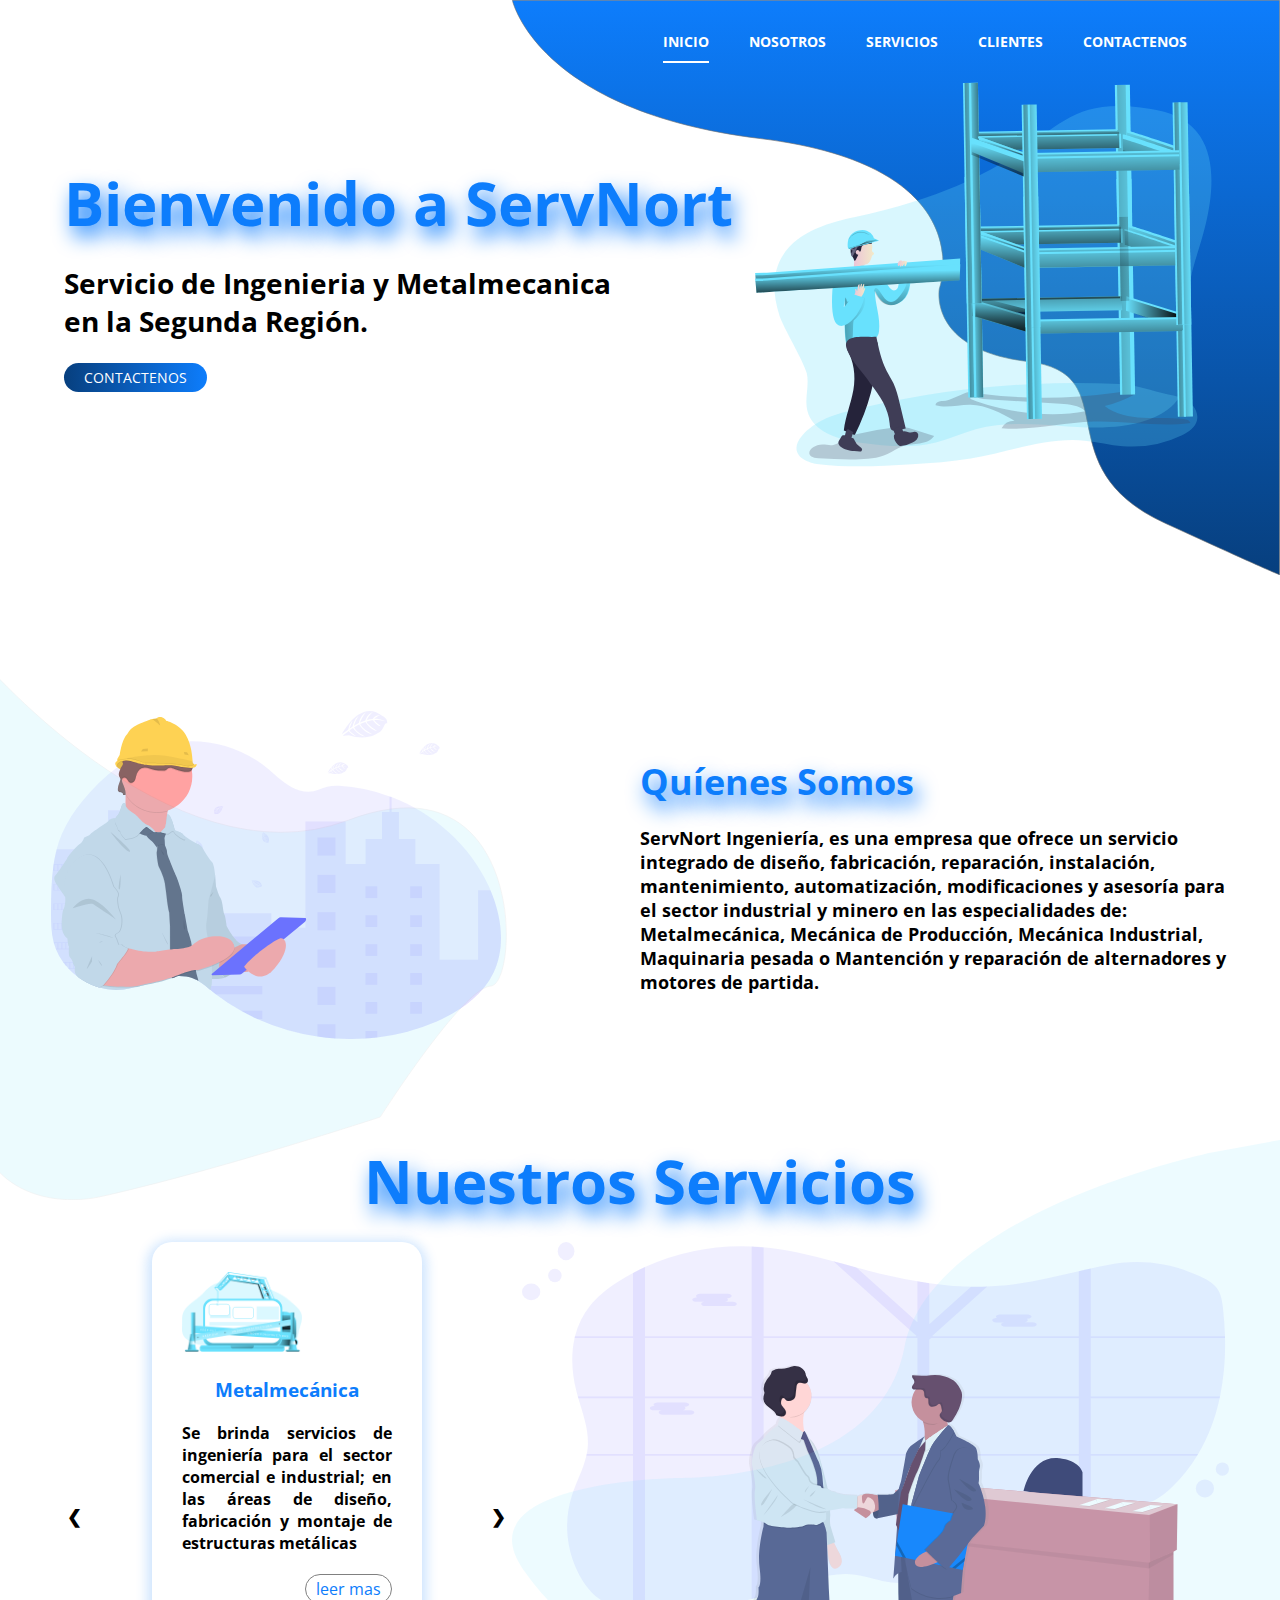
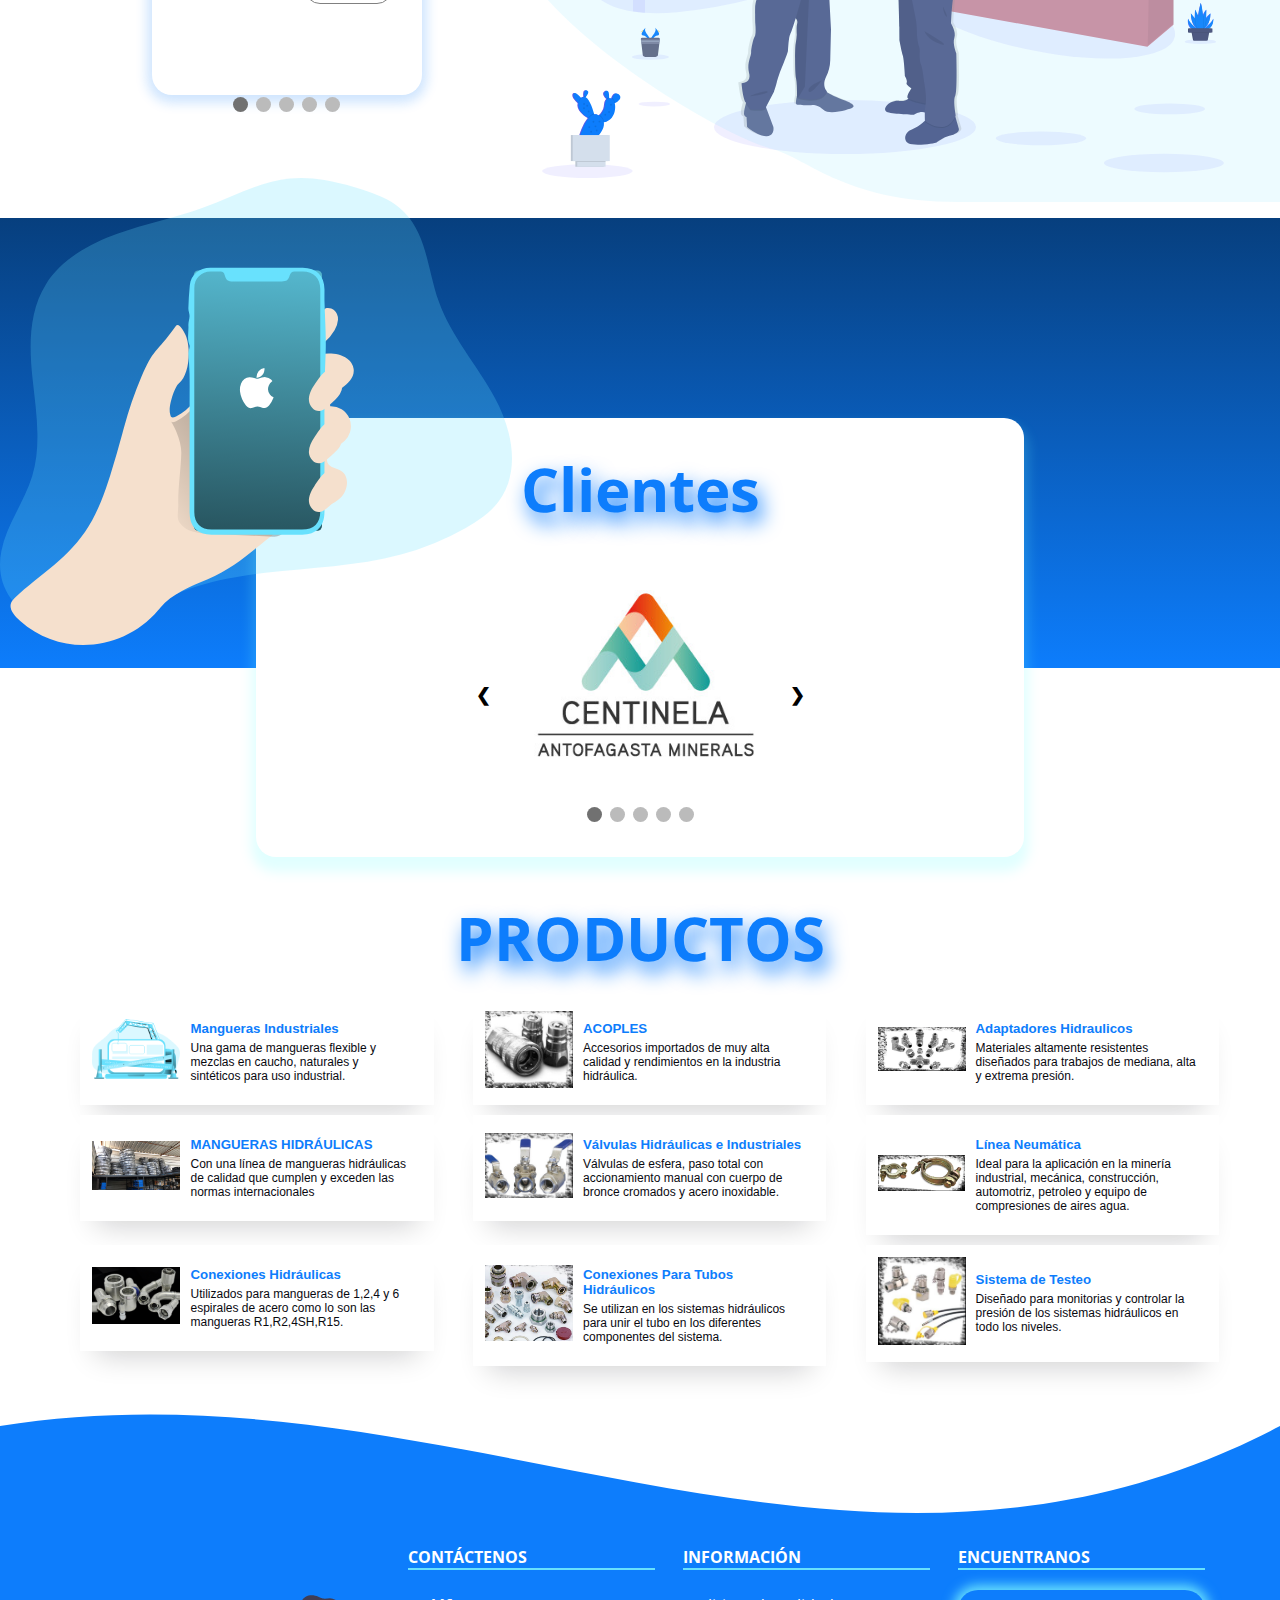
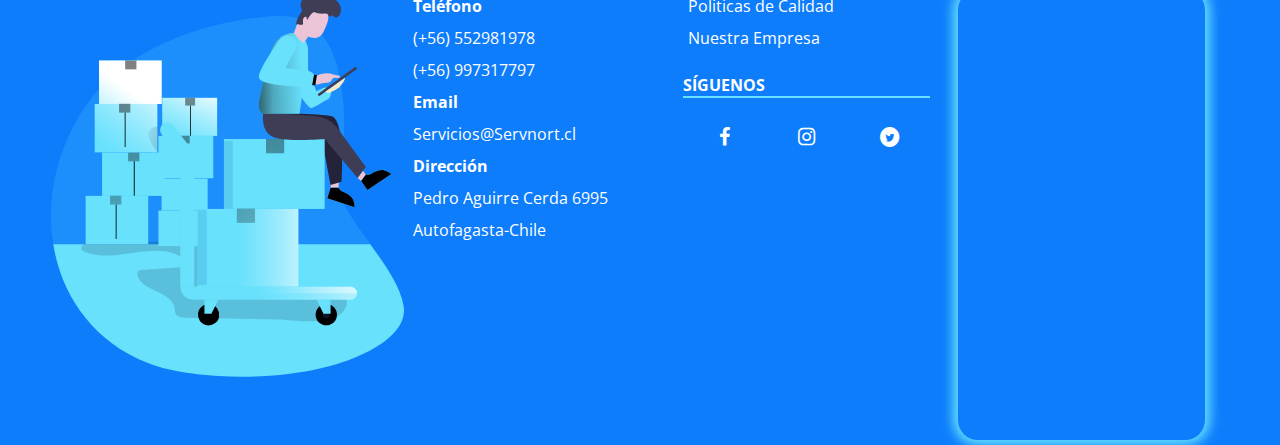
<file: index.html>
<!DOCTYPE html>
<html lang="en">
<head>
    <meta charset="UTF-8">
    <meta name="viewport" content="width=device-width, initial-scale=1.0">
    <meta name="description" content="ServNort Ingeniería, es una empresa que ofrece un servicio integrado de diseño, fabricación, reparación, instalación, mantenimiento, automatización, modificaciones y asesoría para el sector industrial y minero en las especialidades de: Metalmecánica, Mecánica de Producción, Mecánica Industrial, Maquinaria pesada o Mantención y reparación de alternadores y motores de partida."/>
    <meta name="keywords" content="Metalmecánica, Maquinaria Pesada, Mecánica De Producción,Mecánica Industrial,Camiones Aljibe,Grúas de alto tonelaje,Montacargas, Elevadores,Tanques,Tuberias,Ductos,Escaleras,Rejas,Barandas,Parillas,Cercos perimetricos"/>
    <title>ServNort</title>
    <link rel="stylesheet" href="./css/main.css">
    <link rel="stylesheet" href="./css/fontello.css">
</head>
<body>
    
    <header> 
        <img id="trazo_1" src="img/SVG/Trazado_1.svg"  loading="lazy" alt="">
        <div class="barra">
            <nav>
                <ul class="nav">
                    <li class="nav-item"><a class="activo"  href="">INICIO</a></li>
                    <li class="nav-item"><a href="#nosotros">NOSOTROS</a></li>
                    <li class="nav-item"><a href="#servicios">SERVICIOS</a></li>
                    <li class="nav-item"><a href="#clientes">CLIENTES</a></li>
                    <li class="nav-item"><a  id="contact" href="#footer">CONTACTENOS</a></li> 
                </ul>
            </nav>
            <input type="checkbox" id="menu-bar">
            <label id="label" for="menu-bar" class="icon-menu"></label>
        </div>
        <div class="container">
            <div class="textos">
                <h2>Bienvenido a ServNort</h2>
                <p>Servicio de Ingenieria y Metalmecanica <br> en la Segunda Región.</p>
                <a href="#footer">CONTACTENOS</a>
            </div>
             <img id="construction_site" src="img/SVG/construction_site.svg"  loading="lazy" alt="">
        </div>
    </header>

    <main>
        <section class="about-us" id="nosotros">
            <div class="container">
                <img id="Trazado_55" src="img/SVG/Trazado_55.svg"  loading="lazy" alt="">
                <img id="Trazado_7" src="img/SVG/about_us.svg"  loading="lazy" alt="">
                <div class="about-info">
                     <h2>Quíenes Somos</h2>
                     <p>ServNort Ingeniería, es una empresa que ofrece 
                       un servicio integrado de diseño, fabricación, reparación,
                       instalación, mantenimiento, automatización, 
                       modificaciones y asesoría para el sector industrial y
                       minero en las especialidades de: Metalmecánica, 
                       Mecánica de Producción, Mecánica Industrial, 
                       Maquinaria pesada o Mantención y reparación de
                       alternadores y motores de partida.</p>
                </div>
            </div>
       </section>
       <section class="nuestros-servicios">
          <div class="container">
            <h2>Nuestros Servicios</h2>
            <div class="servicios" id="servicios">
                 <div class="servicio">
                    <img src="img/under_constructions.png" loading="lazy" alt="Metalmecanica">
                    <h3>Metalmecánica</h3>
                    <p>Se brinda servicios de ingeniería para 
                    el sector comercial e industrial; en las 
                    áreas de diseño, fabricación y montaje 
                    de estructuras metálicas</p>
                    <div class="button">
                        <a href="servicios.html">leer mas</a>
                    </div> 
                 </div>

                 <div class="servicio">
                    <img src="img/under_constructions.png" loading="lazy" alt="Metalmecanica">
                    <h3>Maquinaria Pesada</h3>
                    <p>Nuestras divisiones de reparación, mantenimiento y de servicio, está conformada por ingenieros y técnicos altamente calificados para cada línea de negocios.</p>
                    <div class="button">
                        <a href="servicios.html">leer mas</a>
                    </div> 
                 </div>

                 <div class="servicio">
                    <img src="img/under_constructions.png" loading="lazy" alt="Metalmecanica">
                    <h3>Mecánica Industrial</h3>
                    <p> Se ofrece un plan integral de beneficios y asesoría especializada para sus requerimientos de estudios de ingeniería, instalación e implementación de sistemas integrales dentro del campo industrial, así como brindar un servicio de mantenimiento con el fin de lograr un desempeño óptimo en los distintos procesos de producción. Tales como: fabricación de lozas de lavado para maquinarias y componentes industriales, mantenimiento de plantas industriales, Iluminación, sistemas eléctricos de control, etc..</p>
                    <div class="button">
                        <a href="servicios.html">leer mas</a>
                    </div> 
                 </div>

                 <div class="servicio">
                    <img src="img/under_constructions.png" loading="lazy" alt="Metalmecanica">
                    <h3>Mecánica De Producción</h3>
                    <p> la especialidad de Mecánica de producción brindamos el servicio de diseño, fabricación e instalación de partes y piezas para máquinas y equipos del sector industrial y minero, según los requerimientos de nuestros clientes, poniendo a su disposición nuestro personal profesional y técnico. Además realizamos trabajos de reconstrucciones de pieza y partes de máquinas para la industria y minería.</p>
                    <div class="button">
                        <a href="servicios.html">leer mas</a>
                    </div> 
                 </div>

                 <div class="servicio">
                    <img src="img/under_constructions.png" loading="lazy" alt="Metalmecanica">
                    <h3>Mantención Y Reparación</h3>
                    <p>Motores de partida y alternadores: Mantención alternadores en general (12 – 24 volt.), mantención de motores de partida en general (12 – 24 volt.), reparaciones en general, bobinados, cambio de carbones, cambio de cajas reguladoras, cambio de inducido, cambio placas rectificadoras, etc.</p>
                    <div class="button">
                        <a href="servicios.html">leer mas</a>
                    </div> 
                 </div>
                 
                  <!-- Next and previous buttons -->
                <a class="prev" onclick="plusSlides(-1)">&#10094;</a>
                <a class="next" onclick="plusSlides(1)">&#10095;</a>

                <!-- The dots/circles -->
                <div class="dots" style="text-align:center">
                    <span class="dot" onclick="currentSlide(1)"></span>
                    <span class="dot" onclick="currentSlide(2)"></span>
                    <span class="dot" onclick="currentSlide(3)"></span>
                    <span class="dot" onclick="currentSlide(4)"></span>
                    <span class="dot" onclick="currentSlide(5)"></span>
                </div>

            </div>
            <img id="Trazado_100" src="img/SVG/Trazado_100.svg"  loading="lazy" alt="">
            <img id="trazado_9" src="img/SVG/undraw_business_deal_cpi9.svg"  loading="lazy" alt="">
          </div>
       </section>
       <section class="clientes" id="clientes">
           <img id="trazado_iphone" src="img/SVG/iphone.svg" alt="">
           <div class="background"></div>
           <div class="content-clientes">
               <h2>Clientes</h2>
               <div class="clients">

                   <div class="client">
                       <img src="img/productos/centinela.jpg" alt="">
                   </div>
                   <div class="client">
                       <img src="img/productos/codelco.png" alt="">
                   </div>
                   <div class="client">
                       <img src="img/productos/conymet.jpg" alt="">
                   </div>
                   <div class="client">
                       <img src="img/productos/ultraport.jpg" alt="">
                   </div>
                   <div class="client">
                       <img src="img/productos/sierragorda.jpg" alt="">
                   </div>
                   <div class="client">
                       <img src="img/productos/minitec.png" alt="">
                   </div>
                <!-- Next and previous buttons -->
                <a class="prev" onclick="plusSlide(-1)">&#10094;</a>
                <a class="next" onclick="plusSlide(1)">&#10095;</a>
                <!-- The dots/circles -->
                <div class="dots" style="text-align:center">
                    <span class="do" onclick="currentSlide(1)"></span>
                    <span class="do" onclick="currentSlide(2)"></span>
                    <span class="do" onclick="currentSlide(3)"></span>
                    <span class="do" onclick="currentSlide(4)"></span>
                    <span class="do" onclick="currentSlide(5)"></span>
                </div>
               </div>
           </div>
       </section>
            
       <section id="productos">
           <div class="container">
            <h2>PRODUCTOS</h2>
            <ul>
                <li>
                    <a href="">
                        <div class="system-icon">
                            <img src="img/under_constructions.png" loading="lazy"  alt="">
                        </div>
                        <div class="system-info">
                            <div class="system_info">
                                 <h5>Mangueras Industriales</h5>
                                 <p>Una gama de mangueras flexible y mezclas en caucho, naturales y sintéticos para uso industrial.</p>
                            </div>
                        </div>
                    </a>
                </li>

                <li>
                    <a href="">
                        <div class="system-icon">
                            <img src="img/productos/acoples3.PNG" loading="lazy"  alt="">
                        </div>
                        <div class="system-info">
                            <div class="system_info">
                                 <h5>ACOPLES</h5>
                                 <p>Accesorios importados de muy alta calidad y rendimientos en la industria hidráulica.</p>
                            </div>
                        </div>
                    </a>
                </li>
                <li>
                    <a href="">
                        <div class="system-icon">
                            <img src="img/productos/AdaptadoresHidraulicos.PNG" loading="lazy" alt="">
                        </div>
                        <div class="system-info">
                            <div class="system_info">
                                 <h5>Adaptadores Hidraulicos</h5>
                                 <p>Materiales altamente resistentes diseñados para trabajos de mediana, alta y extrema presión.</p>
                            </div>
                        </div>
                    </a>
                </li>

                <li>
                    <a href="">
                        <div class="system-icon">
                            <img src="img/productos/img1.jpg" loading="lazy"  alt="">
                        </div>
                        <div class="system-info">
                            <div class="system_info">
                                 <h5>MANGUERAS HIDRÁULICAS</h5>
                                 <p>Con una línea de mangueras hidráulicas de calidad que cumplen y exceden las normas internacionales </p>
                            </div>
                        </div>
                    </a>
                </li>

                <li>
                    <a href="">
                        <div class="system-icon">
                            <img src="img/productos/valvulas.PNG" loading="lazy"  alt="">
                        </div>
                        <div class="system-info">
                            <div class="system_info">
                                <h5>Válvulas Hidráulicas e Industriales</h5>
                                <p>Válvulas de esfera, paso total con accionamiento manual con cuerpo de bronce cromados y acero inoxidable.</p>
                            </div>
                        </div>
                    </a>
                </li>

                <li>
                    <a href="">
                        <div class="system-icon">
                            <img src="img/productos/lineaneumatica.PNG" loading="lazy"  alt="">
                        </div>
                        <div class="system-info">
                            <div class="system_info">
                                 <h5>Línea Neumática</h5>
                                 <p>Ideal para la aplicación en la minería industrial, mecánica, construcción, automotriz, petroleo y equipo de compresiones de aires agua.</p>
                            </div>
                        </div>
                    </a>
                </li>

                <li>
                    <a href="">
                        <div class="system-icon">
                            <img src="img/productos/ConexionesHidraulicas.PNG" loading="lazy" alt="">
                        </div>
                        <div class="system-info">
                            <div class="system_info">
                                <h5>Conexiones Hidráulicas</h5>
                                <p>Utilizados para mangueras de 1,2,4 y 6 espirales de acero como lo son las mangueras R1,R2,4SH,R15.</p>
                            </div>
                        </div>
                    </a>
                </li>

                <li>
                    <a href="">
                        <div class="system-icon">
                            <img src="img/productos/ConexionesParatubosHidraulicos.PNG" loading="lazy" alt="">
                        </div>
                        <div class="system-info">
                            <div class="system_info">
                                <h5>Conexiones Para Tubos Hidráulicos</h5>
                                <p>Se utilizan en los sistemas hidráulicos para unir el tubo en los diferentes componentes del sistema.</p>
                            </div>
                        </div>
                    </a>
                </li>

                <li>
                    <a href="">
                        <div class="system-icon">
                            <img src="img/productos/sistemetesteo.PNG" loading="lazy" alt="">
                        </div>
                        <div class="system-info">
                            <div class="system_info">
                                <h5>Sistema de Testeo</h5>
                                <p>Diseñado para monitorias y controlar la presión de los sistemas hidráulicos en todo los niveles.</p>
                            </div>
                        </div>
                    </a>
                </li>
            </ul>
           </div>
       
       </section>

    </main>

    
    <div style="height: 150px; overflow: hidden;" ><svg viewBox="0 0 500 150" preserveAspectRatio="none" style="height: 100%; width: 100%;"><path d="M0.00,49.98 C176.35,-22.20 330.98,277.78 500.00,49.98 L500.00,150.00 L0.00,150.00 Z" style="stroke: none; fill: #0D7DFC;"></path></svg></div>
    <footer id="footer">  
        <div class="container">
            <img id="logistics" src="img/SVG/logistics.svg" alt="">
            <div class="info-footer">
              <div class="section">
                  <h4>CONTÁCTENOS</h4>
                  <ul>
                      <li>Teléfono</li>
                      <li><a href="">(+56) 552981978</a></li>
                      <li><a href="">(+56) 997317797</a></li>
                      <li>Email</li>
                      <li><a href="">Servicios@Servnort.cl</a></li>
                      <li>Dirección</li>
                      <li><a href="">Pedro Aguirre Cerda 6995</a></li>
                      <li><a href="">Autofagasta-Chile</a></li>
                  </ul>
              </div>   
              <div class="section">
                <h4>INFORMACIÓN</h4>
                <ul>
                    <li><a href="http://www.servnort.cl/wp-content/uploads/sites/2255/2019/10/307682-v1.pdf" target="_blank">Politicas de Calidad</a></li>
                    <li><a href="http://www.servnort.cl/wp-content/uploads/sites/2255/2017/09/Presentaci%C3%B3n-SERVNORT-2017.pdf" target="_blank">Nuestra Empresa</a></li>
                </ul>
                <h4 class="redes">SÍGUENOS</h4>
                <ul class="redes-sociales">
                    <li><a href="" class="icon-facebook"></a></li>
                    <li><a href="" class="icon-instagram"></a></li>
                    <li><a href="" class="icon-twitter-circled"></a></li>
                </ul>
            </div>  

            <div class="section">
                <h4>Encuentranos</h4>
                <iframe src="https://www.google.com/maps/embed?pb=!1m18!1m12!1m3!1d3655.940811750934!2d-70.39109248538277!3d-23.60645556914346!2m3!1f0!2f0!3f0!3m2!1i1024!2i768!4f13.1!3m3!1m2!1s0x96ae2ad96603da23%3A0x205bcc52b47a0f85!2sAv.%20Pedro%20Aguirre%20Cerda%206995%2C%20Antofagasta%2C%20Chile!5e0!3m2!1ses-419!2sco!4v1585775942797!5m2!1ses-419!2sco" width="300" height="450" frameborder="0" style="border-radius: 20px; width: 100%; box-shadow: 0px 0px 12px 5px #68E1FD;" allowfullscreen="" aria-hidden="false" tabindex="0"></iframe>
            </div>   
            </div>
        </div>
    </footer>

    <script src="js/app.js"></script>
    <script src="js/clientes.js"></script>
</body>
</html>
</file>
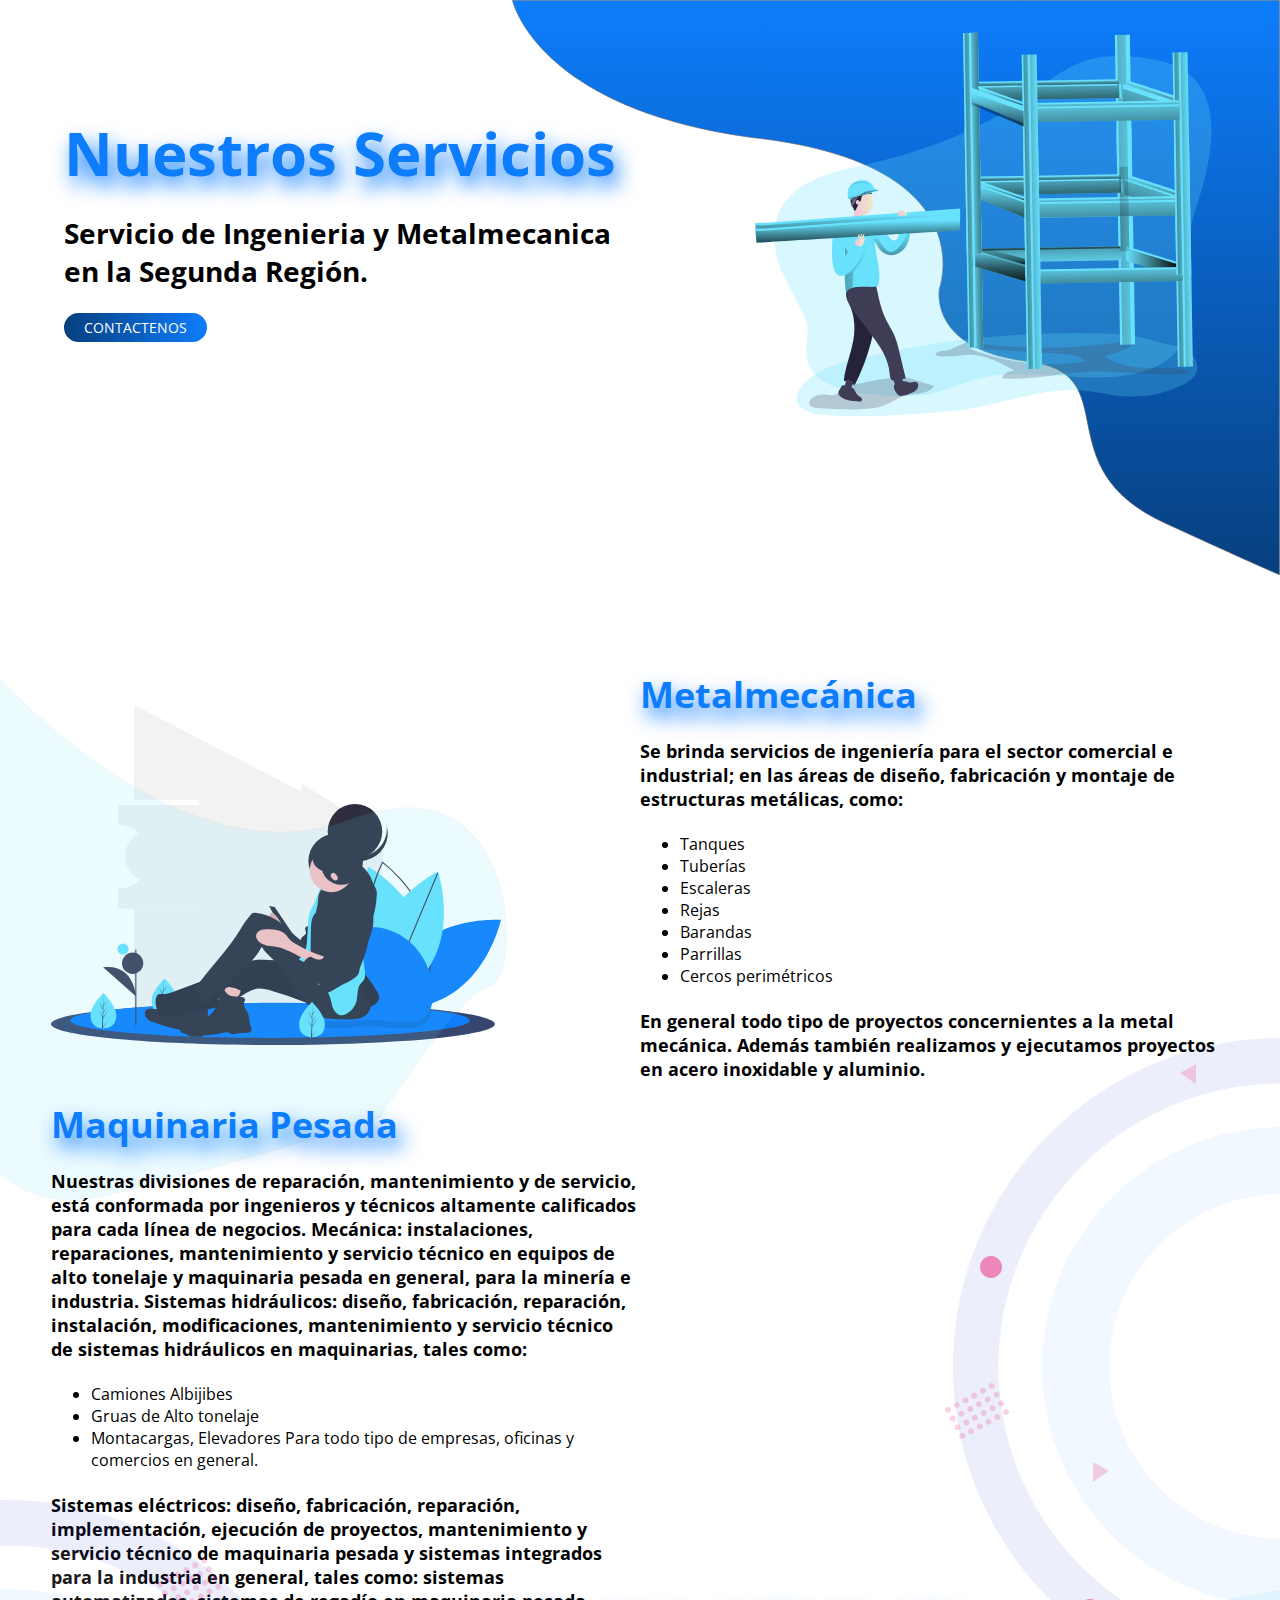
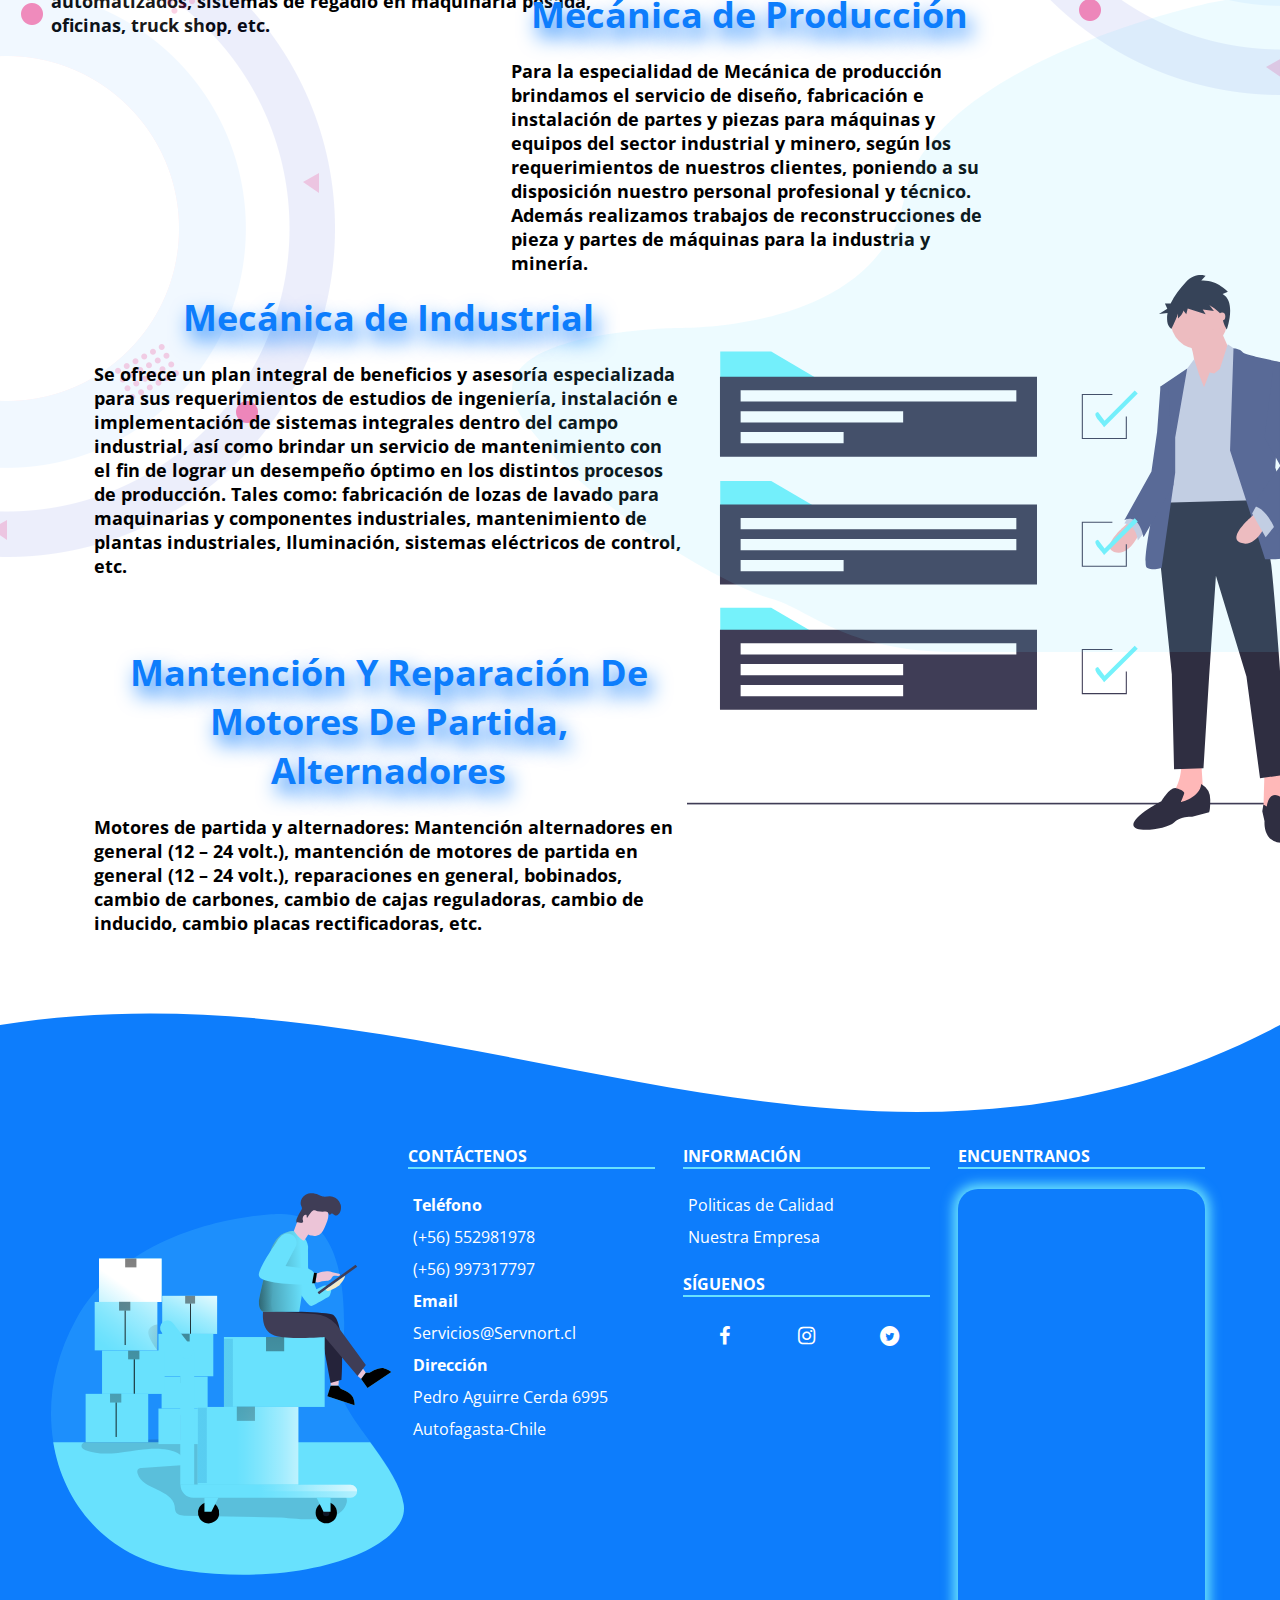
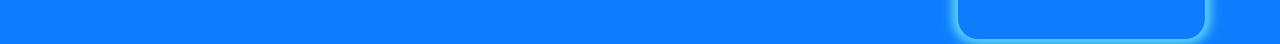
<file: servicios.html>
<!DOCTYPE html>
<html lang="en">
<head>
    <meta charset="UTF-8">
    <meta name="viewport" content="width=device-width, initial-scale=1.0">
    <meta name="description"
          content="ServNort Ingeniería, es una empresa que ofrece un servicio integrado de diseño, fabricación, reparación, instalación, mantenimiento, automatización, modificaciones y asesoría para el sector industrial y minero en las especialidades de: Metalmecánica, Mecánica de Producción, Mecánica Industrial, Maquinaria pesada o Mantención y reparación de alternadores y motores de partida."/>
    <meta name="keywords"
          content="Metalmecánica, Maquinaria Pesada, Mecánica De Producción,Mecánica Industrial,Camiones Aljibe,Grúas de alto tonelaje,Montacargas, Elevadores,Tanques,Tuberias,Ductos,Escaleras,Rejas,Barandas,Parillas,Cercos perimetricos"/>
    <title>ServNort</title>
    <link rel="stylesheet" href="./css/main.css">
    <link rel="stylesheet" href="./css/fontello.css">
</head>
<body>

<header>
    <img id="trazo_1" src="img/SVG/Trazado_1.svg" loading="lazy" alt="">
    <div class="container">
        <div class="textos">
            <h2>Nuestros Servicios</h2>
            <p>Servicio de Ingenieria y Metalmecanica <br> en la Segunda Región.</p>
            <a href="#footer">CONTACTENOS</a>
        </div>
        <img id="construction_site" src="img/SVG/construction_site.svg" loading="lazy" alt="">
    </div>
</header>

<main>
    <section class="about-us" id="nosotros">
        <div class="container">
            <img id="Trazado_55" src="img/SVG/Trazado_55.svg" loading="lazy" alt="">
            <img id="Trazado_7" src="img/SVG/undraw_mobile_user_7oqo.svg" loading="lazy" alt="">
            <div class="about-info">
                <h2>Metalmecánica</h2>
                <p>Se brinda servicios de ingeniería para el sector comercial e industrial; en las áreas de diseño,
                    fabricación y montaje de estructuras metálicas, como:</p><br>
                <ul style="margin-left: 40px">
                    <li>Tanques</li>
                    <li>Tuberías</li>
                    <li>Escaleras</li>
                    <li>Rejas</li>
                    <li>Barandas</li>
                    <li>Parrillas</li>
                    <li>Cercos perimétricos</li>
                </ul>
                <br>
                <p>En general todo tipo de proyectos concernientes a la metal mecánica. Además también realizamos y
                    ejecutamos proyectos en acero inoxidable y aluminio.
                </p>
            </div>
        </div>
    </section>
    <section class="about-us" style="justify-content: right">
        <div class="container">
            <div class="about-info">
                <h2>Maquinaria Pesada</h2>
                <p>Nuestras divisiones de reparación, mantenimiento y de servicio, está conformada por ingenieros y
                    técnicos altamente calificados para cada línea de negocios.
                    Mecánica: instalaciones, reparaciones, mantenimiento y servicio técnico en equipos de alto tonelaje
                    y maquinaria pesada en general, para la minería e industria.
                    Sistemas hidráulicos: diseño, fabricación, reparación, instalación, modificaciones, mantenimiento y
                    servicio técnico de sistemas hidráulicos en maquinarias, tales como:
                </p><br>
                <ul style="margin-left: 40px">
                    <li>Camiones Albijibes</li>
                    <li>Gruas de Alto tonelaje</li>
                    <li>Montacargas, Elevadores Para todo tipo de empresas, oficinas y comercios en general.</li>
                </ul>
                <br>
                <p>Sistemas eléctricos: diseño, fabricación, reparación, implementación, ejecución de proyectos,
                    mantenimiento y servicio técnico de maquinaria pesada y sistemas integrados para la industria en
                    general, tales como: sistemas automatizados, sistemas de regadío en maquinaria pesada, oficinas,
                    truck shop, etc.</p>
            </div>
            <div class="container" style="margin-right: -600px">
                <div class="imgr">
                    <img src="img/SVG/faq-bg-1.png" class="img-fluid" alt="">
                </div>
            </div>
            <div class="imgl">
                <img src="img/SVG/faq-bg-1.png" class="img-fluid" alt="">
            </div>
        </div>
    </section>
    <section class="nuestros-servicios">
        <div class="container">
            <div class="container" style="margin-left: 220px">
                <div class="about-info">
                    <h2>Mecánica de Producción</h2>
                    <p>Para la especialidad de Mecánica de producción brindamos el servicio de diseño, fabricación e
                        instalación de partes y piezas para máquinas y equipos del sector industrial y minero, según los
                        requerimientos de nuestros clientes, poniendo a su disposición nuestro personal profesional y
                        técnico. Además realizamos trabajos de reconstrucciones de pieza y partes de máquinas para la
                        industria y minería.</p>
                </div>
            </div>
            <img id="Trazado_100" src="img/SVG/Trazado_100.svg" style="margin-left: 400px" loading="lazy" alt="">
            <img id="trazado_9" src="img/SVG/check.svg" style="margin-left: 800px" loading="lazy" alt="">
        </div>
        <div class="container" style="margin-left: -200px; margin-top: -550px; margin-bottom: 350px">
            <div class="about-info">
                <h2>Mecánica de Industrial</h2>
                <p>Se ofrece un plan integral de beneficios y asesoría especializada para sus requerimientos de estudios
                    de ingeniería, instalación e implementación de sistemas integrales dentro del campo industrial, así
                    como brindar un servicio de mantenimiento con el fin de lograr un desempeño óptimo en los distintos
                    procesos de producción. Tales como: fabricación de lozas de lavado para maquinarias y componentes
                    industriales, mantenimiento de plantas industriales, Iluminación, sistemas eléctricos de control,
                    etc.</p>
            </div>
        </div>
        <div class="container" style="margin-left: -200px;margin-top: -280px">
            <div class="about-info">
                <h2>Mantención Y Reparación De Motores De Partida, Alternadores</h2>
                <p>Motores de partida y alternadores: Mantención alternadores en general (12 – 24 volt.), mantención de
                    motores de partida en general (12 – 24 volt.), reparaciones en general, bobinados, cambio de
                    carbones, cambio de cajas reguladoras, cambio de inducido, cambio placas rectificadoras, etc.</p>
            </div>
        </div>
    </section>
</main>


<div style="height: 150px; overflow: hidden;">
    <svg viewBox="0 0 500 150" preserveAspectRatio="none" style="height: 100%; width: 100%;">
        <path d="M0.00,49.98 C176.35,-22.20 330.98,277.78 500.00,49.98 L500.00,150.00 L0.00,150.00 Z"
              style="stroke: none; fill: #0D7DFC;"></path>
    </svg>
</div>
<footer id="footer">
    <div class="container">
        <img id="logistics" src="img/SVG/logistics.svg" alt="">
        <div class="info-footer">
            <div class="section">
                <h4>CONTÁCTENOS</h4>
                <ul>
                    <li>Teléfono</li>
                    <li><a href="">(+56) 552981978</a></li>
                    <li><a href="">(+56) 997317797</a></li>
                    <li>Email</li>
                    <li><a href="">Servicios@Servnort.cl</a></li>
                    <li>Dirección</li>
                    <li><a href="">Pedro Aguirre Cerda 6995</a></li>
                    <li><a href="">Autofagasta-Chile</a></li>
                </ul>
            </div>
            <div class="section">
                <h4>INFORMACIÓN</h4>
                <ul>
                    <li><a href="http://www.servnort.cl/wp-content/uploads/sites/2255/2019/10/307682-v1.pdf"
                           target="_blank">Politicas de Calidad</a></li>
                    <li>
                        <a href="http://www.servnort.cl/wp-content/uploads/sites/2255/2017/09/Presentaci%C3%B3n-SERVNORT-2017.pdf"
                           target="_blank">Nuestra Empresa</a></li>
                </ul>
                <h4 class="redes">SÍGUENOS</h4>
                <ul class="redes-sociales">
                    <li><a href="" class="icon-facebook"></a></li>
                    <li><a href="" class="icon-instagram"></a></li>
                    <li><a href="" class="icon-twitter-circled"></a></li>
                </ul>
            </div>

            <div class="section">
                <h4>Encuentranos</h4>
                <iframe src="https://www.google.com/maps/embed?pb=!1m18!1m12!1m3!1d3655.940811750934!2d-70.39109248538277!3d-23.60645556914346!2m3!1f0!2f0!3f0!3m2!1i1024!2i768!4f13.1!3m3!1m2!1s0x96ae2ad96603da23%3A0x205bcc52b47a0f85!2sAv.%20Pedro%20Aguirre%20Cerda%206995%2C%20Antofagasta%2C%20Chile!5e0!3m2!1ses-419!2sco!4v1585775942797!5m2!1ses-419!2sco"
                        width="300" height="450" frameborder="0"
                        style="border-radius: 20px; width: 100%; box-shadow: 0px 0px 12px 5px #68E1FD;"
                        allowfullscreen="" aria-hidden="false" tabindex="0"></iframe>
            </div>
        </div>
    </div>
</footer>

<script src="js/app.js"></script>
<script src="js/clientes.js"></script>

</body>
</html>
</file>
<file: css/main.css>
@import url('https://fonts.googleapis.com/css?family=Open+Sans|Open+Sans+Condensed:300&display=swap');
@import './header.css';
@import './about.css';
@import './servicios.css';
@import './clientes.css';

* {
    margin: 0;
    padding: 0;
    box-sizing: border-box;
}

body {
    font-family: 'Open Sans', sans-serif;
    overflow-x: hidden;
}

.container {
    width: 92%;
    margin: 0 auto;
}

footer {
    background: #0D7DFC;
}

#logistics {
    display: none;
}

.info-footer {
    display: flex;
    flex-wrap: wrap;
    justify-content: center;
}

.info-footer .section {
    width: 100%;
    margin-top: 20px;
}

.info-footer .section h4 {
    color: white;
    text-transform: uppercase;
    border-bottom: 2px solid #68E1FD;
    margin-bottom: 20px;
}

.redes {
    margin-top: 20px;
}

.info-footer .section li {
    color: white;
    list-style: none;
    padding: 5px;
    font-weight: bold;
}

.info-footer .section li a {
    text-decoration: none;
    color: white;
    font-weight: normal;
}

.redes-sociales {
    display: flex;
    justify-content: space-around;
}

.redes-sociales li {
    font-size: 20px;
}


@media only screen and (min-width: 600px) {


    footer .container {
        display: flex;
        justify-content: center;
        align-items: center;
    }

    #logistics {
        display: block;
        width: 30%;
        height: 450px;
    }

    .info-footer {
        width: 70%;
        justify-content: space-around;
    }

    .info-footer .section {
        width: 30%;
        margin-right: 20px;
    }

}

#productos {
    display: flex;
    flex-wrap: wrap;
    justify-content: center;
    margin-top: 40px;
}


#productos h2 {
    width: 100%;
    text-align: center;
}

#productos ul {
    display: -webkit-box;
    display: flex;
    flex-wrap: wrap;
    -webkit-box-pack: center;
    justify-content: center;
    list-style-type: none;
    margin: 0;
    padding: 0;
}

#productos ul li {
    list-style: none;
    width: 80%;
    margin: 0 auto 10px auto;
    transition: all 0.3s ease;
}

#productos ul li:hover {
    transform: scale(1.1);
}


#productos ul li a {
    display: flex;
}

.system-icon img {
    max-width: 5.5em;
    max-height: 5.5em;
}

li a .system_icon {
    display: -webkit-box;
    display: flex;
    -webkit-box-align: center;
    align-items: center;
    -webkit-box-pack: center;
    justify-content: center;
    width: 3.5em;
    height: 3.5em;
    margin-right: 1em;
    padding: .5em;
}

#productos ul li a {
    display: -webkit-box;
    width: 100%;
    display: flex;
    -webkit-box-align: center;
    align-items: center;
    padding: .75em;
    text-align: left;
    text-decoration: none;
    color: #090910;
    background: #fff;
    box-shadow: 0 20px 30px -16px rgba(9, 9, 16, .2);
}

#productos ul li a .system_info {
    -webkit-box-flex: 1;
    flex: 1;
    font-size: 1em;
    font-family: scandia-web, sans-serif;
    padding: 10px;
}


.system_info h5 {
    color: #0D7DFC;
    margin-bottom: 5px;
}

.system_info p {
    font-size: 12px;
}

@keyframes rotate {
    from {
        transform: rotate(0deg);
    }
    to {
        transform: rotate(360deg);
    }
}

@-webkit-keyframes rotate {
    from {
        -webkit-transform: rotate(0deg);
    }
    to {
        -webkit-transform: rotate(360deg);
    }
}

.imgr {
    -webkit-animation: 50s rotate linear infinite;
    animation: 50s rotate linear infinite;
    -webkit-transform-origin: 50% 50%;
    transform-origin: 50% 50%;
}

.imgr {
    position: absolute;
    background-repeat: no-repeat;
    background-position: right;
    background-size: 25% 95%;
    right: -330px;
}

.imgl {
    -webkit-animation: 50s rotate linear infinite;
    animation: 50s rotate linear infinite;
    -webkit-transform-origin: 50% 50%;
    transform-origin: 50% 50%;
}

.imgl {
    position: absolute;
    background-repeat: no-repeat;
    background-position: left;
    background-size: 25% 95%;
    left: -330px;
    top: 400px;
}

.faq-img {
    width: 100%;
}

.img-fluid {
    max-width: 100%;
    height: auto;

}

@media only screen and (min-width: 600px) {
    #productos ul li {
        width: 30%;
        margin-right: 10px;
    }
}
</file>
<file: css/fontello.css>
@font-face {
  font-family: 'fontello';
  src: url('../font/fontello.eot?31086662');
  src: url('../font/fontello.eot?31086662#iefix') format('embedded-opentype'),
       url('../font/fontello.woff2?31086662') format('woff2'),
       url('../font/fontello.woff?31086662') format('woff'),
       url('../font/fontello.ttf?31086662') format('truetype'),
       url('../font/fontello.svg?31086662#fontello') format('svg');
  font-weight: normal;
  font-style: normal;
}
/* Chrome hack: SVG is rendered more smooth in Windozze. 100% magic, uncomment if you need it. */
/* Note, that will break hinting! In other OS-es font will be not as sharp as it could be */
/*
@media screen and (-webkit-min-device-pixel-ratio:0) {
  @font-face {
    font-family: 'fontello';
    src: url('../font/fontello.svg?31086662#fontello') format('svg');
  }
}
*/
 
 [class^="icon-"]:before, [class*=" icon-"]:before {
  font-family: "fontello";
  font-style: normal;
  font-weight: normal;
  speak: none;
 
  display: inline-block;
  text-decoration: inherit;
  width: 1em;
  margin-right: .2em;
  text-align: center;
  /* opacity: .8; */
 
  /* For safety - reset parent styles, that can break glyph codes*/
  font-variant: normal;
  text-transform: none;
 
  /* fix buttons height, for twitter bootstrap */
  line-height: 1em;
 
  /* Animation center compensation - margins should be symmetric */
  /* remove if not needed */
  margin-left: .2em;
 
  /* you can be more comfortable with increased icons size */
  /* font-size: 120%; */
 
  /* Font smoothing. That was taken from TWBS */
  -webkit-font-smoothing: antialiased;
  -moz-osx-font-smoothing: grayscale;
 
  /* Uncomment for 3D effect */
  /* text-shadow: 1px 1px 1px rgba(127, 127, 127, 0.3); */
}
 
.icon-facebook:before { content: '\f09a'; } /* '' */
.icon-menu:before { content: '\f0c9'; } /* '' */
.icon-instagram:before { content: '\f16d'; } /* '' */
.icon-whatsapp:before { content: '\f232'; } /* '' */
.icon-twitter-circled:before { content: '\f30a'; } /* '' */
</file>
